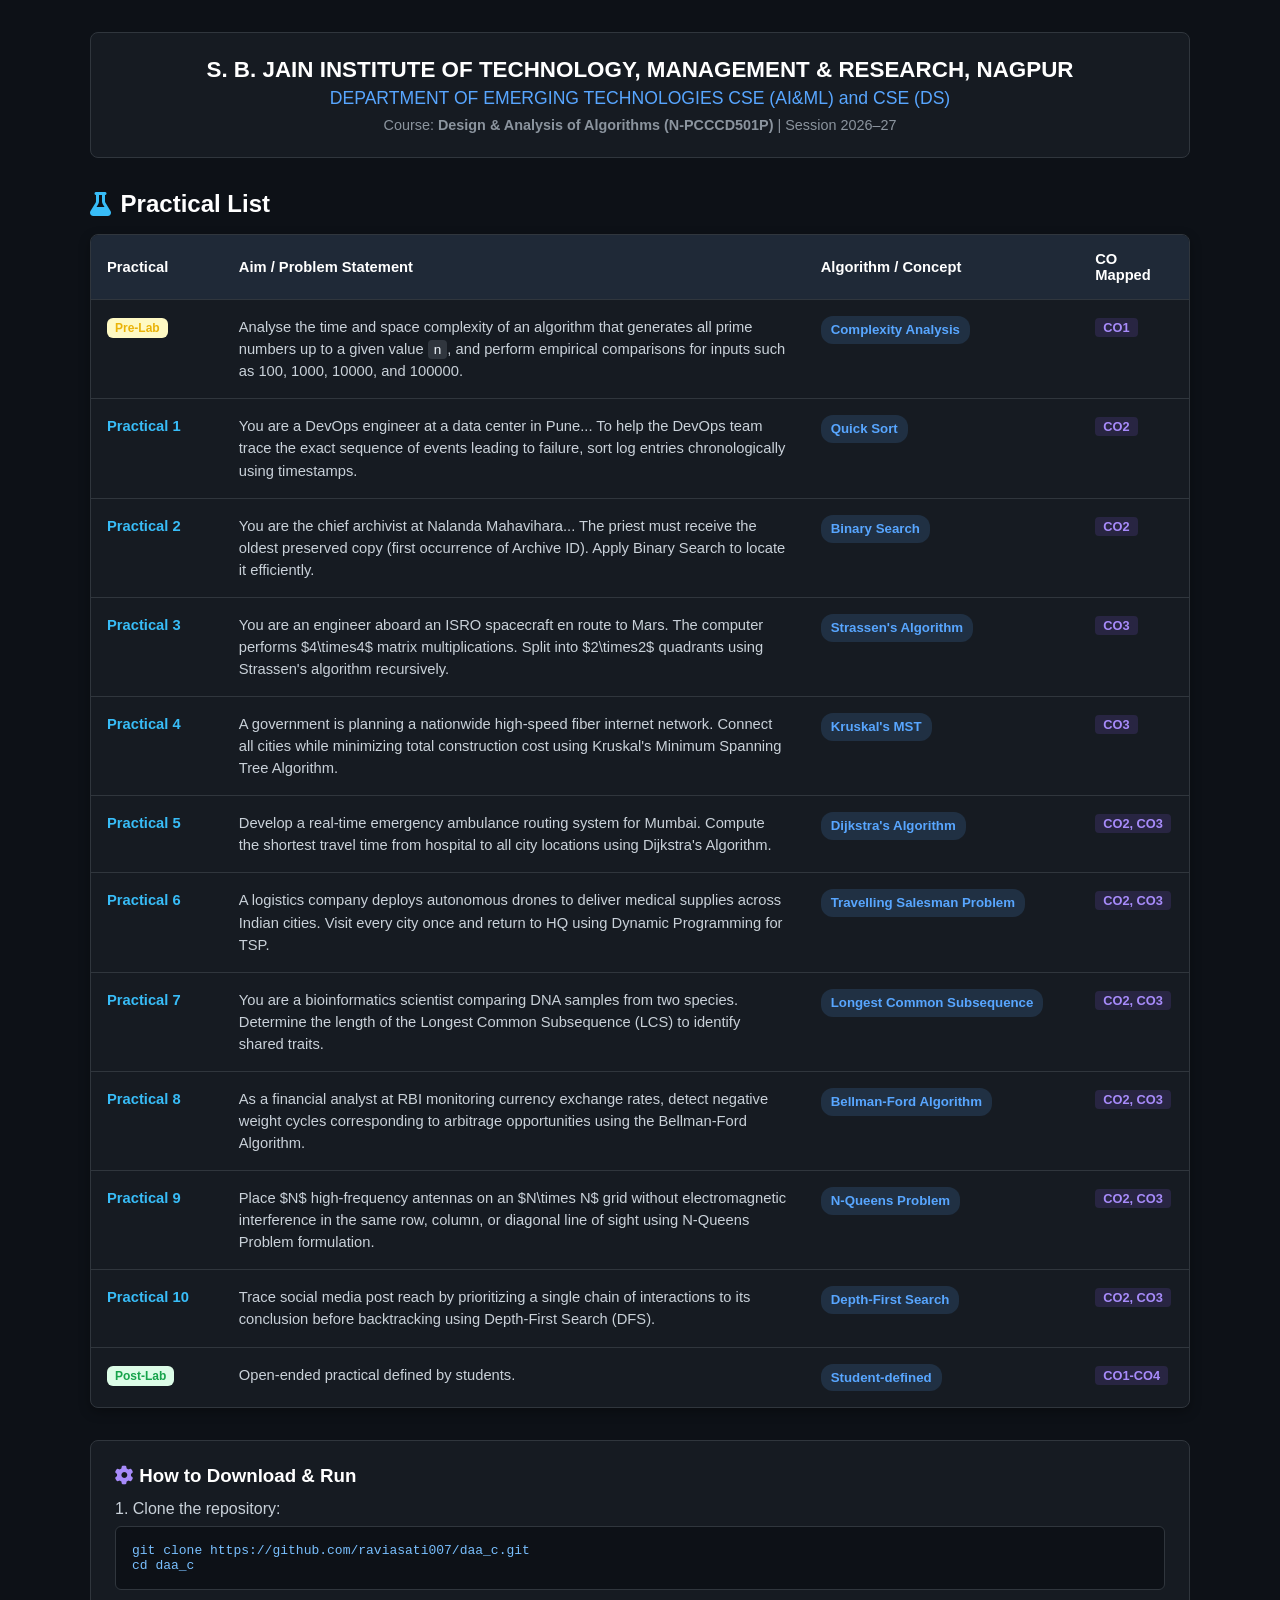
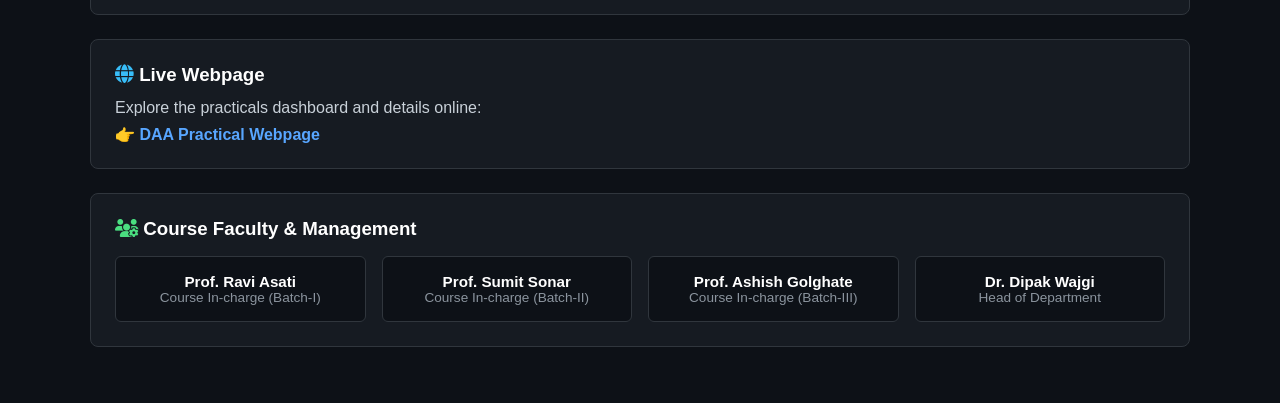
<file: index.html>
<!DOCTYPE html>
<html lang="en">
<head>
  <meta charset="UTF-8">
  <meta name="viewport" content="width=device-width, initial-scale=1.0">
  <title>Design & Analysis of Algorithms – Practical List</title>
  <link href="https://cdnjs.cloudflare.com/ajax/libs/font-awesome/6.4.0/css/all.min.css" rel="stylesheet">
  <style>
    :root {
      --bg-color: #0d1117;
      --card-bg: #161b22;
      --border-color: #30363d;
      --text-main: #c9d1d9;
      --text-muted: #8b949e;
      --accent-blue: #58a6ff;
      --accent-green: #238636;
      --code-bg: #161b22;
    }

    * {
      box-sizing: border-box;
      margin: 0;
      padding: 0;
      font-family: -apple-system, BlinkMacSystemFont, "Segoe UI", Helvetica, Arial, sans-serif;
    }

    body {
      background-color: var(--bg-color);
      color: var(--text-main);
      padding: 2rem 1rem;
      display: flex;
      justify-content: center;
    }

    .container {
      max-width: 1100px;
      width: 100%;
    }

    .header-card {
      background-color: var(--card-bg);
      border: 1px solid var(--border-color);
      border-radius: 8px;
      padding: 1.5rem;
      margin-bottom: 2rem;
      text-align: center;
    }

    .header-card h2 {
      color: #ffffff;
      font-size: 1.4rem;
      margin-bottom: 0.3rem;
    }

    .header-card h3 {
      color: var(--accent-blue);
      font-size: 1.1rem;
      margin-bottom: 0.5rem;
      font-weight: 500;
    }

    .header-card p {
      color: var(--text-muted);
      font-size: 0.9rem;
    }

    .section-title {
      font-size: 1.5rem;
      font-weight: 700;
      color: #ffffff;
      margin: 2rem 0 1rem;
      display: flex;
      align-items: center;
      gap: 0.6rem;
    }

    .table-card {
      background-color: var(--card-bg);
      border: 1px solid var(--border-color);
      border-radius: 8px;
      overflow-x: auto;
      box-shadow: 0 4px 12px rgba(0, 0, 0, 0.3);
      margin-bottom: 2rem;
    }

    table {
      width: 100%;
      border-collapse: collapse;
      text-align: left;
      font-size: 0.92rem;
    }

    th {
      background-color: #1f2937;
      color: #ffffff;
      font-weight: 600;
      padding: 1rem;
      border-bottom: 1px solid var(--border-color);
    }

    td {
      padding: 1rem;
      border-bottom: 1px solid var(--border-color);
      vertical-align: top;
      line-height: 1.5;
    }

    tr:last-child td {
      border-bottom: none;
    }

    tr:hover {
      background-color: rgba(177, 186, 196, 0.04);
    }

    .tag {
      font-weight: 600;
      color: #38bdf8;
      white-space: nowrap;
    }

    .tag-yellow {
      color: #eab308;
      background: #fef9c3;
      padding: 3px 8px;
      border-radius: 6px;
      font-size: 12px;
      font-weight: bold;
    }

    .tag-green {
      color: #16a34a;
      background: #dcfce7;
      padding: 3px 8px;
      border-radius: 6px;
      font-size: 12px;
      font-weight: bold;
    }

    .badge-pill {
      background-color: rgba(88, 166, 255, 0.15);
      color: var(--accent-blue);
      padding: 4px 10px;
      border-radius: 12px;
      font-size: 0.83rem;
      font-weight: 600;
      display: inline-block;
    }

    .co-badge {
      background-color: rgba(139, 92, 246, 0.15);
      color: #a78bfa;
      padding: 2px 8px;
      border-radius: 4px;
      font-size: 0.8rem;
      font-weight: bold;
      white-space: nowrap;
    }

    code {
      background-color: rgba(110, 118, 129, 0.3);
      padding: 2px 6px;
      border-radius: 4px;
      font-size: 0.85rem;
      color: #f0f6fc;
    }

    .code-block {
      background-color: #0d1117;
      border: 1px solid var(--border-color);
      border-radius: 6px;
      padding: 1rem;
      font-family: monospace;
      color: #79c0ff;
      margin-top: 0.5rem;
    }

    .info-card {
      background-color: var(--card-bg);
      border: 1px solid var(--border-color);
      border-radius: 8px;
      padding: 1.5rem;
      margin-bottom: 1.5rem;
    }

    .faculty-grid {
      display: grid;
      grid-template-columns: repeat(auto-fit, minmax(220px, 1fr));
      gap: 1rem;
      margin-top: 1rem;
    }

    .faculty-box {
      background: #0d1117;
      border: 1px solid var(--border-color);
      padding: 1rem;
      border-radius: 6px;
      text-align: center;
    }

    .faculty-box h4 {
      color: #ffffff;
      font-size: 0.95rem;
    }

    .faculty-box p {
      color: var(--text-muted);
      font-size: 0.85rem;
    }

    a.link-button {
      color: var(--accent-blue);
      text-decoration: none;
      font-weight: 600;
    }

    a.link-button:hover {
      text-decoration: underline;
    }
  </style>
</head>
<body>

  <div class="container">
    
    <!-- College Header -->
    <div class="header-card">
      <h2>S. B. JAIN INSTITUTE OF TECHNOLOGY, MANAGEMENT & RESEARCH, NAGPUR</h2>
      <h3>DEPARTMENT OF EMERGING TECHNOLOGIES CSE (AI&ML) and CSE (DS)</h3>
      <p>Course: <strong>Design & Analysis of Algorithms (N-PCCCD501P)</strong> | Session 2026–27</p>
    </div>

    <!-- Practical List Section -->
    <h2 class="section-title"><i class="fa-solid fa-flask" style="color: #38bdf8;"></i> Practical List</h2>

    <div class="table-card">
      <table>
        <thead>
          <tr>
            <th style="width: 12%;">Practical</th>
            <th style="width: 53%;">Aim / Problem Statement</th>
            <th style="width: 25%;">Algorithm / Concept</th>
            <th style="width: 10%;">CO Mapped</th>
          </tr>
        </thead>
        <tbody>
          <tr>
            <td><span class="tag-yellow">Pre-Lab</span></td>
            <td>Analyse the time and space complexity of an algorithm that generates all prime numbers up to a given value <code>n</code>, and perform empirical comparisons for inputs such as 100, 1000, 10000, and 100000.</td>
            <td><span class="badge-pill">Complexity Analysis</span></td>
            <td><span class="co-badge">CO1</span></td>
          </tr>
          <tr>
            <td><span class="tag">Practical 1</span></td>
            <td>You are a DevOps engineer at a data center in Pune... To help the DevOps team trace the exact sequence of events leading to failure, sort log entries chronologically using timestamps.</td>
            <td><span class="badge-pill">Quick Sort</span></td>
            <td><span class="co-badge">CO2</span></td>
          </tr>
          <tr>
            <td><span class="tag">Practical 2</span></td>
            <td>You are the chief archivist at Nalanda Mahavihara... The priest must receive the oldest preserved copy (first occurrence of Archive ID). Apply Binary Search to locate it efficiently.</td>
            <td><span class="badge-pill">Binary Search</span></td>
            <td><span class="co-badge">CO2</span></td>
          </tr>
          <tr>
            <td><span class="tag">Practical 3</span></td>
            <td>You are an engineer aboard an ISRO spacecraft en route to Mars. The computer performs $4\times4$ matrix multiplications. Split into $2\times2$ quadrants using Strassen's algorithm recursively.</td>
            <td><span class="badge-pill">Strassen's Algorithm</span></td>
            <td><span class="co-badge">CO3</span></td>
          </tr>
          <tr>
            <td><span class="tag">Practical 4</span></td>
            <td>A government is planning a nationwide high-speed fiber internet network. Connect all cities while minimizing total construction cost using Kruskal's Minimum Spanning Tree Algorithm.</td>
            <td><span class="badge-pill">Kruskal's MST</span></td>
            <td><span class="co-badge">CO3</span></td>
          </tr>
          <tr>
            <td><span class="tag">Practical 5</span></td>
            <td>Develop a real-time emergency ambulance routing system for Mumbai. Compute the shortest travel time from hospital to all city locations using Dijkstra's Algorithm.</td>
            <td><span class="badge-pill">Dijkstra's Algorithm</span></td>
            <td><span class="co-badge">CO2, CO3</span></td>
          </tr>
          <tr>
            <td><span class="tag">Practical 6</span></td>
            <td>A logistics company deploys autonomous drones to deliver medical supplies across Indian cities. Visit every city once and return to HQ using Dynamic Programming for TSP.</td>
            <td><span class="badge-pill">Travelling Salesman Problem</span></td>
            <td><span class="co-badge">CO2, CO3</span></td>
          </tr>
          <tr>
            <td><span class="tag">Practical 7</span></td>
            <td>You are a bioinformatics scientist comparing DNA samples from two species. Determine the length of the Longest Common Subsequence (LCS) to identify shared traits.</td>
            <td><span class="badge-pill">Longest Common Subsequence</span></td>
            <td><span class="co-badge">CO2, CO3</span></td>
          </tr>
          <tr>
            <td><span class="tag">Practical 8</span></td>
            <td>As a financial analyst at RBI monitoring currency exchange rates, detect negative weight cycles corresponding to arbitrage opportunities using the Bellman-Ford Algorithm.</td>
            <td><span class="badge-pill">Bellman-Ford Algorithm</span></td>
            <td><span class="co-badge">CO2, CO3</span></td>
          </tr>
          <tr>
            <td><span class="tag">Practical 9</span></td>
            <td>Place $N$ high-frequency antennas on an $N\times N$ grid without electromagnetic interference in the same row, column, or diagonal line of sight using N-Queens Problem formulation.</td>
            <td><span class="badge-pill">N-Queens Problem</span></td>
            <td><span class="co-badge">CO2, CO3</span></td>
          </tr>
          <tr>
            <td><span class="tag">Practical 10</span></td>
            <td>Trace social media post reach by prioritizing a single chain of interactions to its conclusion before backtracking using Depth-First Search (DFS).</td>
            <td><span class="badge-pill">Depth-First Search</span></td>
            <td><span class="co-badge">CO2, CO3</span></td>
          </tr>
          <tr>
            <td><span class="tag-green">Post-Lab</span></td>
            <td>Open-ended practical defined by students.</td>
            <td><span class="badge-pill">Student-defined</span></td>
            <td><span class="co-badge">CO1-CO4</span></td>
          </tr>
        </tbody>
      </table>
    </div>

    <!-- How to Download & Run Section -->
    <div class="info-card">
      <h3 style="color: #ffffff; margin-bottom: 0.8rem;"><i class="fa-solid fa-gear" style="color: #a78bfa;"></i> How to Download & Run</h3>
      <p>1. Clone the repository:</p>
      <div class="code-block">
        git clone https://github.com/raviasati007/daa_c.git<br>
        cd daa_c
      </div>
    </div>

    <!-- Live Webpage Section -->
    <div class="info-card">
      <h3 style="color: #ffffff; margin-bottom: 0.8rem;"><i class="fa-solid fa-globe" style="color: #38bdf8;"></i> Live Webpage</h3>
      <p>Explore the practicals dashboard and details online:</p>
      <p style="margin-top: 0.5rem;">
        👉 <a href="https://raviasati007.github.io/daa_c/" class="link-button" target="_blank">DAA Practical Webpage</a>
      </p>
    </div>

    <!-- Course Faculty Section -->
    <div class="info-card">
      <h3 style="color: #ffffff; margin-bottom: 0.8rem;"><i class="fa-solid fa-users-gear" style="color: #4ade80;"></i> Course Faculty & Management</h3>
      <div class="faculty-grid">
        <div class="faculty-box">
          <h4>Prof. Ravi Asati</h4>
          <p>Course In-charge (Batch-I)</p>
        </div>
        <div class="faculty-box">
          <h4>Prof. Sumit Sonar</h4>
          <p>Course In-charge (Batch-II)</p>
        </div>
        <div class="faculty-box">
          <h4>Prof. Ashish Golghate</h4>
          <p>Course In-charge (Batch-III)</p>
        </div>
        <div class="faculty-box">
          <h4>Dr. Dipak Wajgi</h4>
          <p>Head of Department</p>
        </div>
      </div>
    </div>

  </div>

</body>
</html>
</file>
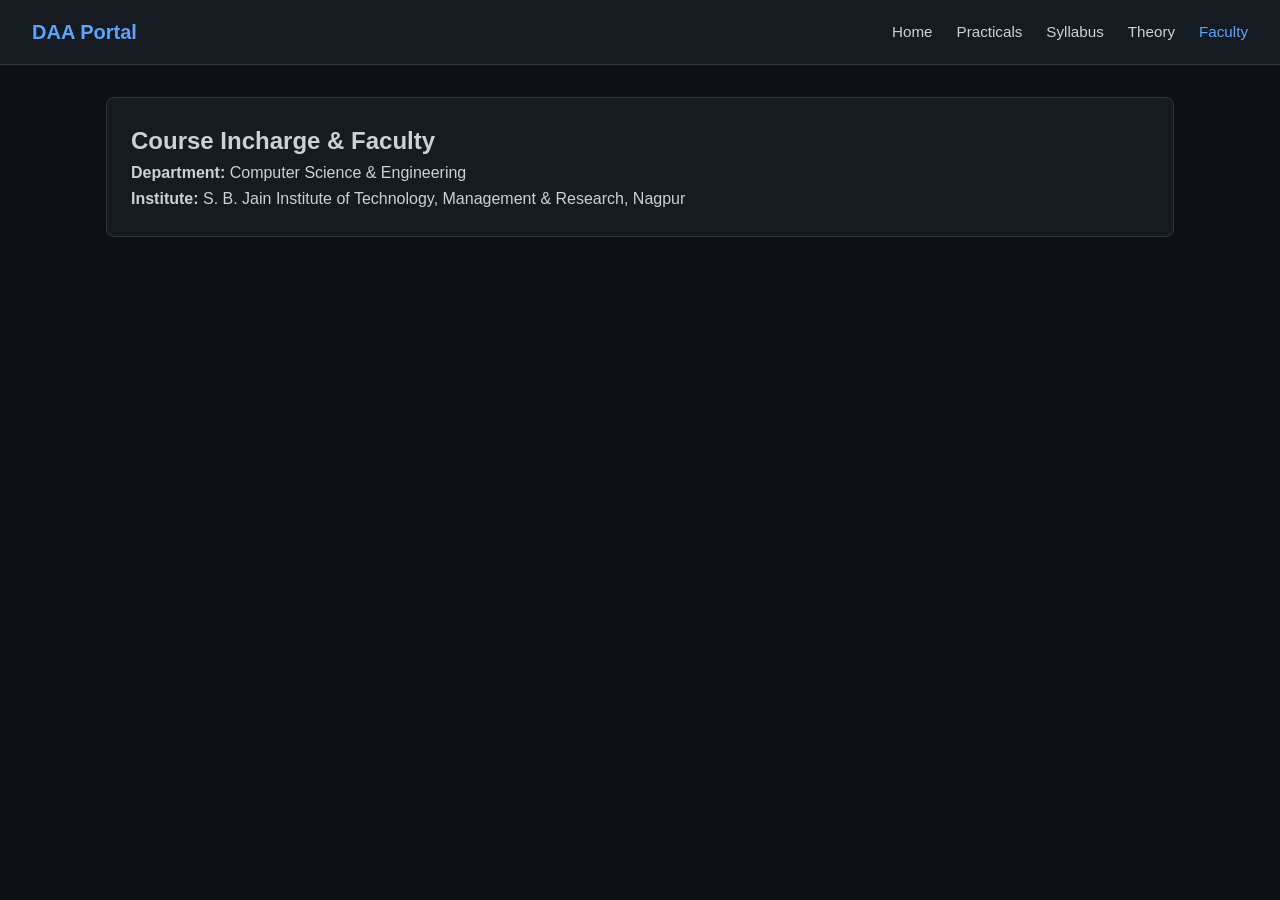
<file: incharge.html>
<!DOCTYPE html>
<html lang="en">
<head>
  <meta charset="UTF-8">
  <title>Course Faculty - DAA Portal</title>
  <link rel="stylesheet" href="style.css">
</head>
<body>
  <nav class="navbar">
    <div class="logo">DAA Portal</div>
    <ul class="nav-links">
      <li><a href="index.html">Home</a></li>
      <li><a href="practicals.html">Practicals</a></li>
      <li><a href="syllabus.html">Syllabus</a></li>
      <li><a href="theory.html">Theory</a></li>
      <li><a href="incharge.html" class="active">Faculty</a></li>
    </ul>
  </nav>
  <main class="container">
    <section class="card">
      <h2>Course Incharge & Faculty</h2>
      <p><strong>Department:</strong> Computer Science & Engineering</p>
      <p><strong>Institute:</strong> S. B. Jain Institute of Technology, Management & Research, Nagpur</p>
    </section>
  </main>
</body>
</html>
</file>
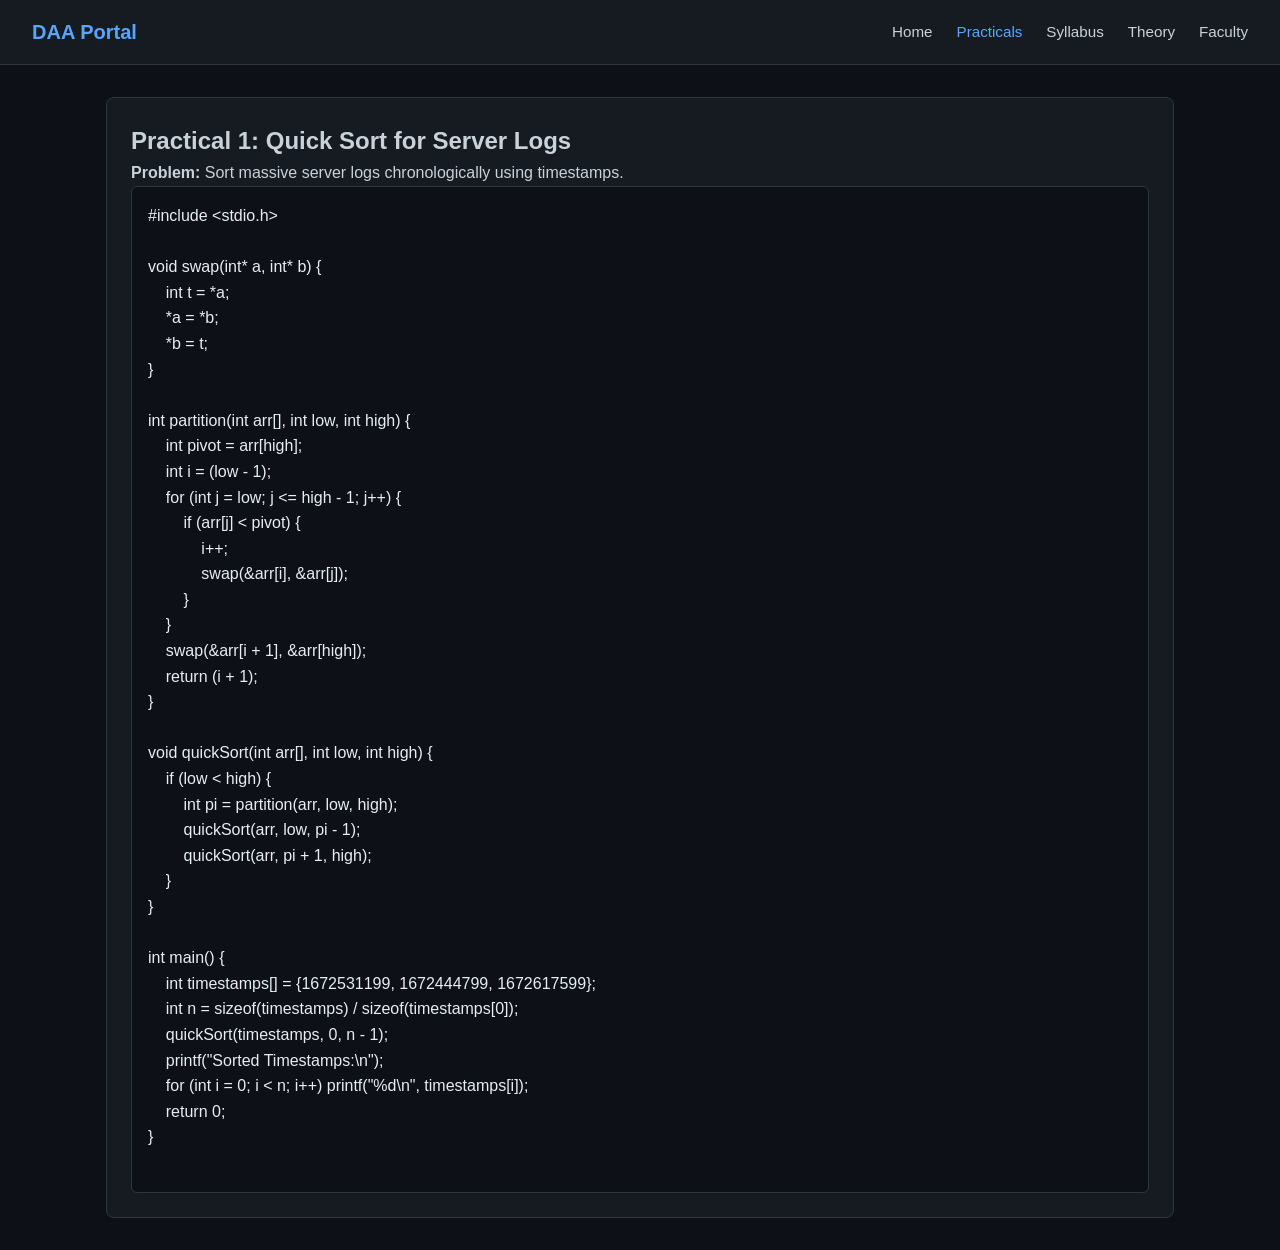
<file: practicals.html>
<!DOCTYPE html>
<html lang="en">
<head>
  <meta charset="UTF-8">
  <title>Practicals - DAA Portal</title>
  <link rel="stylesheet" href="style.css">
</head>
<body>
  <nav class="navbar">
    <div class="logo">DAA Portal</div>
    <ul class="nav-links">
      <li><a href="index.html">Home</a></li>
      <li><a href="practicals.html" class="active">Practicals</a></li>
      <li><a href="syllabus.html">Syllabus</a></li>
      <li><a href="theory.html">Theory</a></li>
      <li><a href="incharge.html">Faculty</a></li>
    </ul>
  </nav>

  <main class="container">
    <section class="card" id="p1">
      <h2>Practical 1: Quick Sort for Server Logs</h2>
      <p><strong>Problem:</strong> Sort massive server logs chronologically using timestamps.</p>
      <pre style="background: #0d1117; padding: 1rem; border-radius: 6px; border: 1px solid var(--border-color); color: #e6edf3; overflow-x: auto;">
<code>#include &lt;stdio.h&gt;

void swap(int* a, int* b) {
    int t = *a;
    *a = *b;
    *b = t;
}

int partition(int arr[], int low, int high) {
    int pivot = arr[high];
    int i = (low - 1);
    for (int j = low; j <= high - 1; j++) {
        if (arr[j] < pivot) {
            i++;
            swap(&arr[i], &arr[j]);
        }
    }
    swap(&arr[i + 1], &arr[high]);
    return (i + 1);
}

void quickSort(int arr[], int low, int high) {
    if (low < high) {
        int pi = partition(arr, low, high);
        quickSort(arr, low, pi - 1);
        quickSort(arr, pi + 1, high);
    }
}

int main() {
    int timestamps[] = {1672531199, 1672444799, 1672617599};
    int n = sizeof(timestamps) / sizeof(timestamps[0]);
    quickSort(timestamps, 0, n - 1);
    printf("Sorted Timestamps:\n");
    for (int i = 0; i < n; i++) printf("%d\n", timestamps[i]);
    return 0;
}</code>
      </pre>
    </section>
  </main>
</body>
</html>
</file>
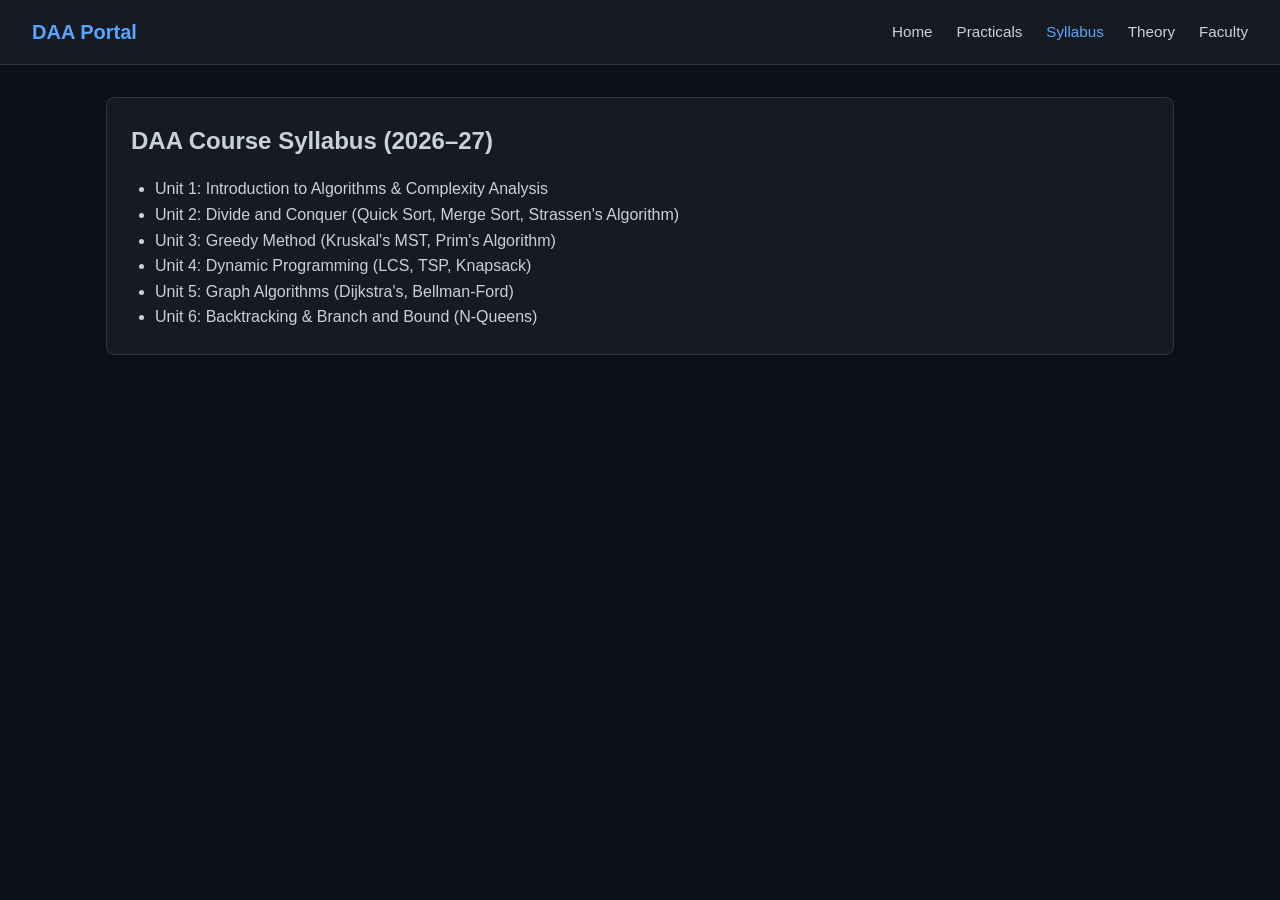
<file: syllabus.html>
<!DOCTYPE html>
<html lang="en">
<head>
  <meta charset="UTF-8">
  <title>Syllabus - DAA Portal</title>
  <link rel="stylesheet" href="style.css">
</head>
<body>
  <nav class="navbar">
    <div class="logo">DAA Portal</div>
    <ul class="nav-links">
      <li><a href="index.html">Home</a></li>
      <li><a href="practicals.html">Practicals</a></li>
      <li><a href="syllabus.html" class="active">Syllabus</a></li>
      <li><a href="theory.html">Theory</a></li>
      <li><a href="incharge.html">Faculty</a></li>
    </ul>
  </nav>
  <main class="container">
    <section class="card">
      <h2>DAA Course Syllabus (2026–27)</h2>
      <ul style="margin-left: 1.5rem; margin-top: 1rem;">
        <li>Unit 1: Introduction to Algorithms & Complexity Analysis</li>
        <li>Unit 2: Divide and Conquer (Quick Sort, Merge Sort, Strassen's Algorithm)</li>
        <li>Unit 3: Greedy Method (Kruskal's MST, Prim's Algorithm)</li>
        <li>Unit 4: Dynamic Programming (LCS, TSP, Knapsack)</li>
        <li>Unit 5: Graph Algorithms (Dijkstra's, Bellman-Ford)</li>
        <li>Unit 6: Backtracking & Branch and Bound (N-Queens)</li>
      </ul>
    </section>
  </main>
</body>
</html>
</file>
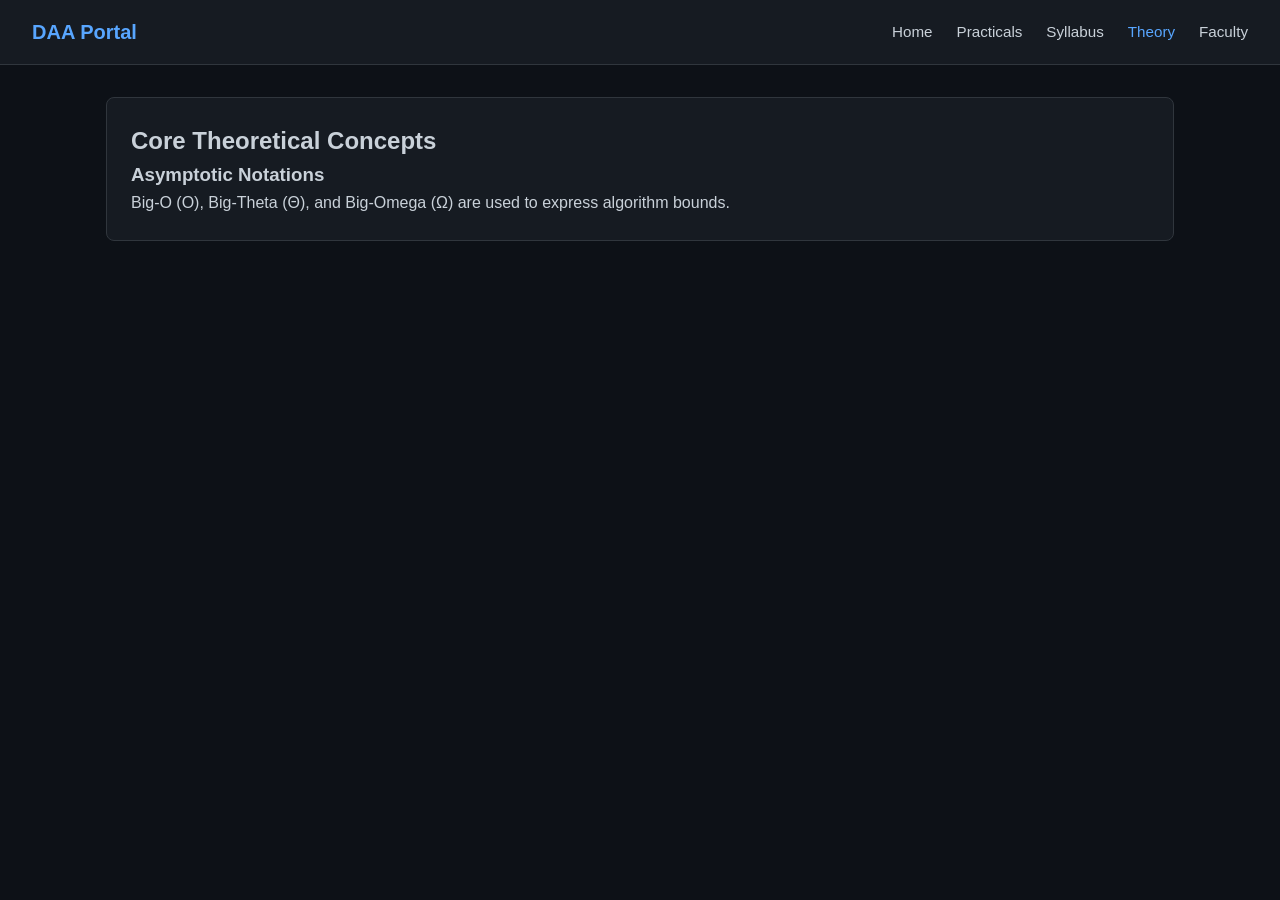
<file: theory.html>
<!DOCTYPE html>
<html lang="en">
<head>
  <meta charset="UTF-8">
  <title>Theory Notes - DAA Portal</title>
  <link rel="stylesheet" href="style.css">
</head>
<body>
  <nav class="navbar">
    <div class="logo">DAA Portal</div>
    <ul class="nav-links">
      <li><a href="index.html">Home</a></li>
      <li><a href="practicals.html">Practicals</a></li>
      <li><a href="syllabus.html">Syllabus</a></li>
      <li><a href="theory.html" class="active">Theory</a></li>
      <li><a href="incharge.html">Faculty</a></li>
    </ul>
  </nav>
  <main class="container">
    <section class="card">
      <h2>Core Theoretical Concepts</h2>
      <h3>Asymptotic Notations</h3>
      <p>Big-O (O), Big-Theta (Θ), and Big-Omega (Ω) are used to express algorithm bounds.</p>
    </section>
  </main>
</body>
</html>
</file>
<file: style.css>
:root {
  --bg-dark: #0d1117;
  --card-bg: #161b22;
  --border-color: #30363d;
  --text-main: #c9d1d9;
  --text-muted: #8b949e;
  --accent-blue: #58a6ff;
  --accent-green: #238636;
  --accent-hover: #2ea043;
}

* {
  box-sizing: border-box;
  margin: 0;
  padding: 0;
  font-family: -apple-system, BlinkMacSystemFont, "Segoe UI", Roboto, Oxygen, Ubuntu, Cantarell, sans-serif;
}

body {
  background-color: var(--bg-dark);
  color: var(--text-main);
  line-height: 1.6;
}

/* Navbar */
.navbar {
  display: flex;
  justify-content: space-between;
  align-items: center;
  padding: 1rem 2rem;
  background-color: #161b22;
  border-bottom: 1px solid var(--border-color);
  position: sticky;
  top: 0;
  z-index: 100;
}

.logo {
  font-size: 1.25rem;
  font-weight: bold;
  color: var(--accent-blue);
}

.nav-links {
  display: flex;
  list-style: none;
  gap: 1.5rem;
}

.nav-links a {
  color: var(--text-main);
  text-decoration: none;
  font-size: 0.95rem;
  transition: color 0.2s;
}

.nav-links a:hover, .nav-links a.active {
  color: var(--accent-blue);
}

/* Hero Section */
.hero {
  text-align: center;
  padding: 4rem 1rem;
  background: linear-gradient(180deg, #161b22 0%, #0d1117 100%);
  border-bottom: 1px solid var(--border-color);
}

.badge {
  background-color: rgba(88, 166, 255, 0.15);
  color: var(--accent-blue);
  padding: 0.3rem 0.8rem;
  border-radius: 20px;
  font-size: 0.85rem;
  font-weight: 600;
}

.hero h1 {
  font-size: 2.5rem;
  margin: 1rem 0 0.5rem;
  color: #ffffff;
}

.hero p {
  color: var(--text-muted);
  font-size: 1.1rem;
  margin-bottom: 1.5rem;
}

.hero-buttons {
  display: flex;
  justify-content: center;
  gap: 1rem;
}

.btn {
  padding: 0.6rem 1.2rem;
  border-radius: 6px;
  text-decoration: none;
  font-weight: 600;
  display: inline-flex;
  align-items: center;
  gap: 0.5rem;
  transition: background 0.2s;
}

.btn-primary {
  background-color: var(--accent-green);
  color: white;
}

.btn-primary:hover {
  background-color: var(--accent-hover);
}

.btn-secondary {
  background-color: #21262d;
  color: var(--text-main);
  border: 1px solid var(--border-color);
}

.btn-secondary:hover {
  background-color: #30363d;
}

/* Container & Cards */
.container {
  max-width: 1100px;
  margin: 2rem auto;
  padding: 0 1rem;
}

.card {
  background-color: var(--card-bg);
  border: 1px solid var(--border-color);
  border-radius: 8px;
  padding: 1.5rem;
  margin-bottom: 2rem;
}

.card-header {
  display: flex;
  align-items: center;
  gap: 0.75rem;
  margin-bottom: 1rem;
}

.icon-blue {
  color: var(--accent-blue);
  font-size: 1.4rem;
}

.description {
  color: var(--text-muted);
  margin-bottom: 1.5rem;
}

/* Table Design */
.table-responsive {
  overflow-x: auto;
}

.styled-table {
  width: 100%;
  border-collapse: collapse;
  text-align: left;
}

.styled-table th, .styled-table td {
  padding: 0.85rem 1rem;
  border-bottom: 1px solid var(--border-color);
}

.styled-table th {
  background-color: #21262d;
  color: var(--text-main);
  font-weight: 600;
}

.styled-table tbody tr:hover {
  background-color: rgba(177, 186, 196, 0.04);
}

.tag {
  background-color: #21262d;
  padding: 0.2rem 0.5rem;
  border-radius: 4px;
  font-size: 0.85rem;
  border: 1px solid var(--border-color);
}

.tag-pre {
  border-color: #d29922;
  color: #d29922;
}

.pill {
  background-color: rgba(56, 139, 253, 0.15);
  color: var(--accent-blue);
  padding: 0.2rem 0.6rem;
  border-radius: 12px;
  font-size: 0.85rem;
}

.view-link {
  color: var(--accent-blue);
  text-decoration: none;
  font-weight: 500;
}

.view-link:hover {
  text-decoration: underline;
}

/* Footer */
footer {
  text-align: center;
  padding: 2rem 1rem;
  border-top: 1px solid var(--border-color);
  color: var(--text-muted);
  font-size: 0.85rem;
}
</file>
